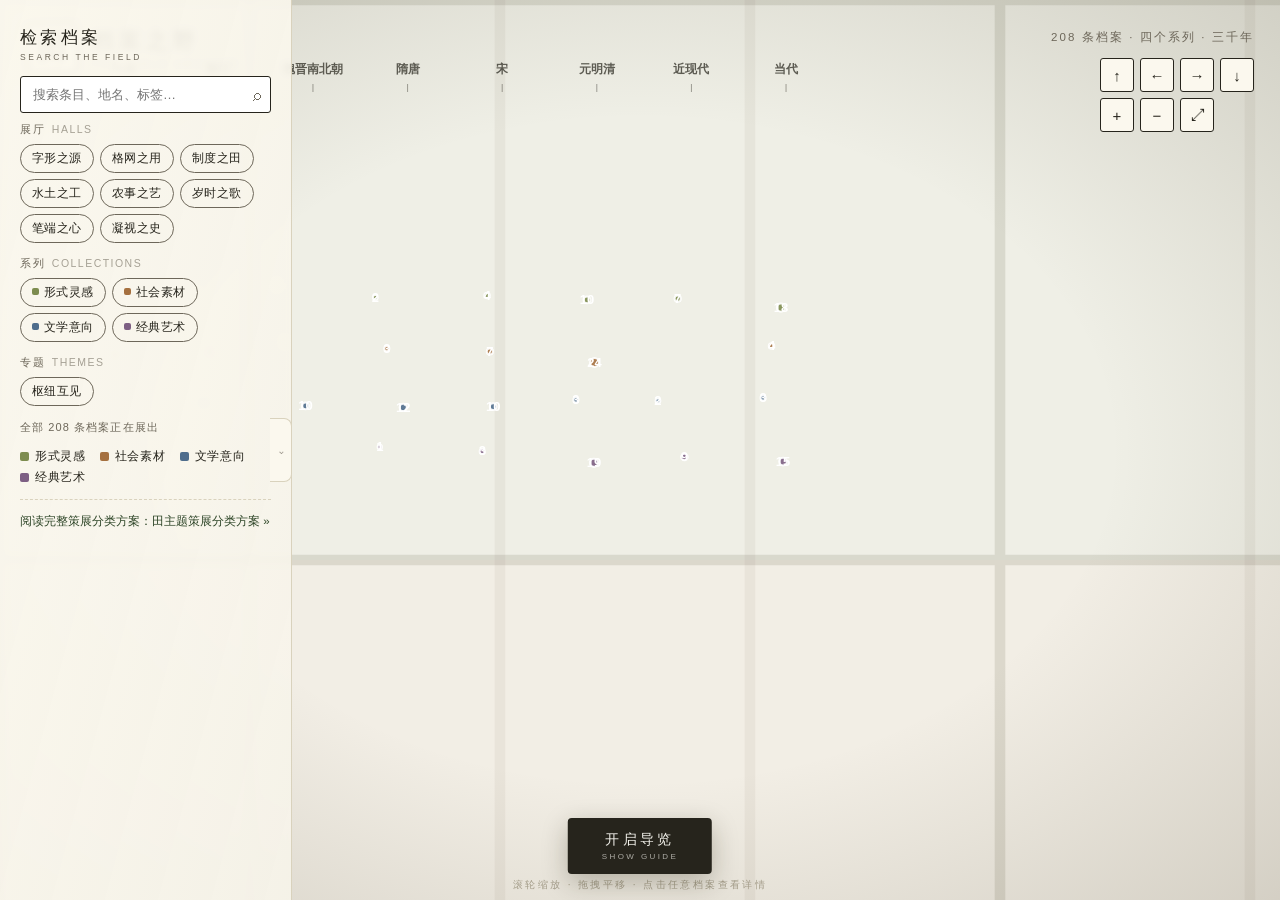
<file: index.html>
<!DOCTYPE html>
<html lang="zh-CN">
<head>
<meta charset="UTF-8">
<meta name="viewport" content="width=device-width, initial-scale=1.0, maximum-scale=1.0, user-scalable=no">
<title>田 · 档案之野 — The Field Archive</title>
<link rel="icon" href="data:image/svg+xml,%3Csvg xmlns='http://www.w3.org/2000/svg' viewBox='0 0 64 64'%3E%3Crect x='6' y='6' width='52' height='52' rx='8' fill='%23f5f4ee' stroke='%2326241c' stroke-width='4'/%3E%3Ctext x='32' y='45' font-size='34' text-anchor='middle' font-family='serif' fill='%2326241c'%3E田%3C/text%3E%3C/svg%3E">
<link rel="stylesheet" href="css/style.css">
</head>
<body>

<!-- 加载页 -->
<div id="loader">
  <div class="loader-cards" id="loaderCards"></div>
  <div class="loader-seal">田</div>
  <div class="loader-text">Loading<span class="dots"><i>.</i><i>.</i><i>.</i></span></div>
  <div class="loader-sub" id="loaderSub">正在开垦档案之野</div>
</div>

<!-- 画布 -->
<canvas id="field"></canvas>

<!-- 晕影 -->
<div id="vignette"></div>

<!-- 左上角标识 -->
<header id="brand">
  <div class="seal">田</div>
  <div class="brand-text">
    <h1>档案之野</h1>
    <p>THE FIELD ARCHIVE</p>
  </div>
</header>

<!-- 右上角计数 -->
<div id="counter">208 条档案 · 四个系列 · 三千年</div>

<!-- 右上控制按钮 -->
<nav id="zoomCtl" aria-label="画布控制">
  <button data-act="up"    title="上移 ↑">↑</button>
  <button data-act="left"  title="左移 ←">←</button>
  <button data-act="right" title="右移 →">→</button>
  <button data-act="down"  title="下移 ↓">↓</button>
  <button data-act="in"    title="放大 +">+</button>
  <button data-act="out"   title="缩小 −">−</button>
  <button data-act="fit"   title="回到全景 0">⤢</button>
</nav>

<!-- 左侧档案面板 -->
<aside id="panel">
  <button id="panelToggle" aria-label="收起/展开面板">⌄</button>
  <div class="panel-inner">
    <div class="panel-title">检索档案<span>SEARCH THE FIELD</span></div>
    <div class="search-box">
      <input id="search" type="text" placeholder="搜索条目、地名、标签…" autocomplete="off">
      <span class="search-glyph">⌕</span>
    </div>
    <div id="activeFilter"></div>

    <div class="chip-group">
      <div class="chip-label">展厅 <em>HALLS</em></div>
      <div class="chips" id="hallChips"></div>
    </div>
    <div class="chip-group">
      <div class="chip-label">系列 <em>COLLECTIONS</em></div>
      <div class="chips" id="archiveChips"></div>
    </div>
    <div class="chip-group">
      <div class="chip-label">专题 <em>THEMES</em></div>
      <div class="chips" id="themeChips"></div>
    </div>

    <div id="resultCount"></div>

    <a id="guideLink" href="../田策展/田主题策展分类方案.md" target="_blank" rel="noopener">
      阅读完整策展分类方案：田主题策展分类方案 »
    </a>
  </div>
</aside>

<!-- 底部导览按钮 -->
<button id="guideBtn">开启导览<span>SHOW GUIDE</span></button>

<!-- 导览卡片 -->
<div id="guideCard" class="hidden">
  <div class="guide-progress" id="guideDots"></div>
  <h2 id="guideTitle"></h2>
  <p id="guideBody"></p>
  <div class="guide-nav">
    <button id="guidePrev">← 上一站</button>
    <button id="guideNext">下一站 →</button>
    <button id="guideDone" class="hidden">明白了！Got it!</button>
  </div>
  <button id="guideClose" aria-label="退出导览">✕</button>
</div>

<!-- 详情视图 -->
<section id="detail" class="hidden">
  <button id="detailBack" aria-label="返回田野">←<span>返回田野</span></button>

  <div class="detail-layout">
    <aside class="detail-info">
      <div class="detail-era" id="dEra">—</div>
      <h2 class="detail-title" id="dTitle">—</h2>
      <div class="detail-source" id="dSource">—</div>
      <div class="detail-banner" id="dBanner">—</div>
      <div class="detail-defs">
        <div class="defs-title">释义 <em>GENERATED BY AI</em></div>
        <p id="dNote"></p>
        <div class="defs-tags" id="dTags"></div>
      </div>
      <a class="detail-ext" id="dExt" href="#" target="_blank" rel="noopener">在档案来源处查看原件 ↗</a>
    </aside>

    <div class="detail-stage">
      <div class="stage-frame" id="stageFrame">
        <img id="dImg" alt="" draggable="false">
        <div class="stage-quote" id="dQuote"></div>
        <div class="stage-zoom">
          <button data-z="in">+</button>
          <button data-z="out">−</button>
          <button data-z="fit">⤢</button>
        </div>
        <div class="stage-hint">滚轮缩放 · 拖拽平移</div>
      </div>
    </div>
  </div>

  <button id="another">再看一丘<span>SEE ANOTHER PLOT</span></button>
</section>

<!-- 画布底部提示 -->
<div id="hint">滚轮缩放 · 拖拽平移 · 点击任意档案查看详情</div>

<script src="data/archives.js"></script>
<script src="js/app.js"></script>
</body>
</html>
</file>
<file: css/style.css>
/* ========== 田 · 档案之野 ========== */
:root{
  --paper:#f5f4ee;
  --paper-2:#efece1;
  --card:#fbf8ee;
  --ink:#26241c;
  --ink-soft:#6d675a;
  --line:#d9d2bd;
  --accent:#3c5a34;
  --accent-d:#2c4426;
  --gold:#b08a3e;
  --serif:Georgia,"Times New Roman","Noto Serif SC","Songti SC","STSong","SimSun",serif;
  --sans:"Helvetica Neue",Arial,"PingFang SC","Microsoft YaHei",sans-serif;
}
*{box-sizing:border-box;margin:0;padding:0}
html,body{height:100%;overflow:hidden}
body{
  background:var(--paper);
  color:var(--ink);
  font-family:var(--sans);
  -webkit-font-smoothing:antialiased;
}
.hidden{display:none !important}
button{font-family:var(--sans);cursor:pointer}

/* ---------- 加载页 ---------- */
#loader{
  position:fixed;inset:0;z-index:100;background:var(--paper);
  display:flex;flex-direction:column;align-items:center;justify-content:center;gap:26px;
  transition:opacity .9s ease;
}
#loader.gone{opacity:0;pointer-events:none}
.loader-cards{position:relative;width:340px;height:210px}
.loader-cards .lc{
  position:absolute;left:50%;top:50%;width:150px;height:196px;
  background:var(--card);border:1px solid var(--line);border-radius:4px;
  box-shadow:0 10px 30px rgba(60,50,20,.16);
  transform:translate(-50%,-50%) rotate(var(--r)) translateY(var(--y));
  animation:float 3.2s ease-in-out infinite;
  padding:10px;display:flex;flex-direction:column;gap:8px;
}
.loader-cards .lc .im{flex:1;background:linear-gradient(160deg,#e7e0c9,#d9d2b8);border-radius:2px;
  display:flex;align-items:center;justify-content:center;color:#9b9377;font-family:var(--serif);font-size:26px}
.loader-cards .lc .ln{height:7px;background:#e4ddc8;border-radius:3px}
.loader-cards .lc .ln.s{width:62%}
@keyframes float{0%,100%{transform:translate(-50%,-50%) rotate(var(--r)) translateY(var(--y))}
  50%{transform:translate(-50%,-50%) rotate(var(--r)) translateY(calc(var(--y) - 9px))}}
.loader-seal{
  width:64px;height:64px;border:3px double var(--ink);border-radius:8px;
  display:flex;align-items:center;justify-content:center;
  font-family:var(--serif);font-size:38px;font-weight:700;color:var(--ink);
  background:var(--card);transform:rotate(-3deg);
}
.loader-text{font-family:var(--serif);font-size:22px;letter-spacing:.12em;color:var(--ink)}
.loader-text .dots i{animation:blink 1.4s infinite;font-style:normal}
.loader-text .dots i:nth-child(2){animation-delay:.2s}
.loader-text .dots i:nth-child(3){animation-delay:.4s}
@keyframes blink{0%,60%,100%{opacity:.15}30%{opacity:1}}
.loader-sub{font-size:12px;letter-spacing:.3em;color:var(--ink-soft)}

/* ---------- 画布与晕影 ---------- */
#field{position:fixed;inset:0;display:block;cursor:grab;touch-action:none}
#field.dragging{cursor:grabbing}
#vignette{
  position:fixed;inset:0;pointer-events:none;z-index:5;
  background:radial-gradient(ellipse at center,transparent 52%,rgba(58,50,28,.16) 100%);
}

/* ---------- 品牌与计数 ---------- */
#brand{position:fixed;top:22px;left:26px;z-index:20;display:flex;align-items:center;gap:14px;pointer-events:none}
#brand .seal{
  width:52px;height:52px;border:3px double var(--ink);border-radius:6px;background:var(--card);
  display:flex;align-items:center;justify-content:center;
  font-family:var(--serif);font-size:31px;font-weight:700;transform:rotate(-2.5deg);
  box-shadow:0 4px 14px rgba(60,50,20,.14);
}
#brand h1{font-family:var(--serif);font-size:21px;letter-spacing:.28em;font-weight:700}
#brand p{font-size:9.5px;letter-spacing:.34em;color:var(--ink-soft);margin-top:3px}
#counter{
  position:fixed;top:30px;right:26px;z-index:20;pointer-events:none;
  font-size:11.5px;letter-spacing:.18em;color:var(--ink-soft);white-space:nowrap;
}

/* ---------- 右上控制 ---------- */
#zoomCtl{position:fixed;top:58px;right:26px;z-index:21;display:grid;grid-template-columns:repeat(4,34px);gap:6px}
#zoomCtl button{
  width:34px;height:34px;border:1px solid var(--ink);background:var(--card);
  font-size:15px;line-height:1;color:var(--ink);border-radius:3px;
  transition:background .15s,transform .1s;
}
#zoomCtl button:hover{background:var(--ink);color:var(--paper)}
#zoomCtl button:active{transform:scale(.92)}

/* ---------- 左侧面板 ---------- */
#panel{
  position:fixed;left:0;top:0;bottom:0;width:292px;z-index:22;
  background:linear-gradient(105deg,rgba(251,248,238,.97),rgba(246,243,233,.93));
  border-right:1px solid var(--line);
  transform:translateX(0);transition:transform .35s cubic-bezier(.4,0,.2,1);
  backdrop-filter:blur(3px);
}
#panel.collapsed{transform:translateX(calc(-100% + 22px))}
#panelToggle{
  position:absolute;right:-1px;top:50%;transform:translateY(-50%);
  width:22px;height:64px;border:1px solid var(--line);border-left:none;border-radius:0 8px 8px 0;
  background:var(--card);color:var(--ink-soft);font-size:12px;
}
.panel-inner{height:100%;overflow-y:auto;padding:26px 20px 20px;scrollbar-width:thin}
.panel-title{font-family:var(--serif);font-size:17px;letter-spacing:.2em;margin-bottom:14px}
.panel-title span{display:block;font-family:var(--sans);font-size:8.5px;letter-spacing:.3em;color:var(--ink-soft);margin-top:3px}
.search-box{position:relative;margin-bottom:10px}
.search-box input{
  width:100%;padding:10px 32px 10px 12px;border:1px solid var(--ink);border-radius:3px;
  background:#fff;font-size:13px;font-family:var(--sans);color:var(--ink);outline:none;
}
.search-box input:focus{box-shadow:0 0 0 3px rgba(60,90,52,.15)}
.search-glyph{position:absolute;right:10px;top:50%;transform:translateY(-50%);font-size:16px;color:var(--ink-soft)}
#activeFilter:empty{display:none}
#activeFilter{
  display:flex;flex-wrap:wrap;gap:6px;margin-bottom:12px;
}
#activeFilter .af{
  display:inline-flex;align-items:center;gap:6px;padding:4px 10px;font-size:11.5px;
  background:var(--ink);color:var(--paper);border-radius:999px;cursor:pointer;border:none;
}
#activeFilter .af:hover{background:#8a2f22}
.chip-group{margin-bottom:14px}
.chip-label{font-size:10.5px;letter-spacing:.22em;color:var(--ink-soft);margin-bottom:7px}
.chip-label em{font-style:normal;opacity:.6;letter-spacing:.14em}
.chips{display:flex;flex-wrap:wrap;gap:6px}
.chip{
  padding:5px 11px;font-size:12px;border:1px solid var(--ink-soft);border-radius:999px;
  background:transparent;color:var(--ink);transition:all .15s;letter-spacing:.04em;
}
.chip:hover{border-color:var(--ink);background:rgba(38,36,28,.06)}
.chip.on{background:var(--ink);color:var(--paper);border-color:var(--ink)}
.chip .dot{display:inline-block;width:7px;height:7px;border-radius:2px;margin-right:5px;vertical-align:1px}
#resultCount{font-size:11px;color:var(--ink-soft);letter-spacing:.1em;margin:8px 0 14px}
#legend{display:flex;flex-wrap:wrap;gap:6px 14px;margin-bottom:14px}
#legend span{display:inline-flex;align-items:center;font-size:11.5px;color:var(--ink);letter-spacing:.06em}
#legend i{display:inline-block;width:9px;height:9px;border-radius:2px;margin-right:6px}
.stage-frame.noimg .stage-zoom,.stage-frame.noimg .stage-hint{display:none}
#guideLink{
  display:block;font-size:11.5px;color:var(--accent-d);text-decoration:none;
  border-top:1px dashed var(--line);padding-top:12px;line-height:1.6;
}
#guideLink:hover{text-decoration:underline}

/* ---------- 导览按钮与卡片 ---------- */
#guideBtn{
  position:fixed;bottom:26px;left:50%;transform:translateX(-50%);z-index:21;
  background:var(--ink);color:var(--paper);border:none;border-radius:4px;
  padding:13px 34px;font-size:14px;letter-spacing:.24em;
  box-shadow:0 8px 26px rgba(40,35,15,.28);transition:transform .15s,background .2s;
}
#guideBtn span{display:block;font-size:8px;letter-spacing:.3em;opacity:.65;margin-top:3px}
#guideBtn:hover{background:#000;transform:translateX(-50%) translateY(-2px)}
#guideCard{
  position:fixed;bottom:26px;left:50%;transform:translateX(-50%);z-index:30;
  width:min(620px,calc(100vw - 32px));background:#fff;border:1px solid var(--line);
  border-radius:8px;padding:24px 28px 18px;
  box-shadow:0 18px 50px rgba(50,42,18,.22);
  animation:rise .45s cubic-bezier(.2,.9,.3,1.2);
}
@keyframes rise{from{opacity:0;transform:translateX(-50%) translateY(26px)}to{opacity:1;transform:translateX(-50%) translateY(0)}}
#guideCard .guide-progress{display:flex;gap:6px;margin-bottom:12px}
#guideCard .guide-progress i{width:22px;height:3px;background:var(--line);border-radius:2px}
#guideCard .guide-progress i.on{background:var(--ink)}
#guideCard h2{font-family:var(--serif);font-size:20px;margin-bottom:8px;letter-spacing:.06em}
#guideCard p{font-size:13.5px;line-height:1.9;color:#3d3a30}
.guide-nav{display:flex;gap:10px;margin-top:16px}
.guide-nav button{
  padding:8px 18px;border:1px solid var(--ink);background:#fff;border-radius:3px;font-size:12.5px;
  letter-spacing:.08em;transition:all .15s;
}
.guide-nav button:hover{background:var(--ink);color:#fff}
#guideDone{background:var(--ink);color:#fff}
#guideClose{position:absolute;top:10px;right:12px;border:none;background:none;font-size:15px;color:var(--ink-soft)}

/* ---------- 详情视图 ---------- */
#detail{
  position:fixed;inset:0;z-index:40;background:var(--paper);
  display:flex;flex-direction:column;
  animation:dfade .5s ease;
}
@keyframes dfade{from{opacity:0}to{opacity:1}}
#detailBack{
  position:absolute;top:22px;left:26px;z-index:5;
  display:flex;align-items:center;gap:8px;border:1px solid var(--ink);border-radius:3px;
  background:var(--card);padding:9px 16px;font-size:13px;letter-spacing:.1em;color:var(--ink);
}
#detailBack:hover{background:var(--ink);color:var(--paper)}
#detailBack span{font-size:11px;opacity:.75}
.detail-layout{flex:1;display:flex;min-height:0}
.detail-info{
  width:360px;flex-shrink:0;overflow-y:auto;
  padding:96px 34px 30px;border-right:1px solid var(--line);scrollbar-width:thin;
}
.detail-era{
  display:inline-block;font-size:11px;letter-spacing:.2em;color:var(--paper);
  background:var(--ink);padding:5px 12px;border-radius:2px;margin-bottom:16px;
}
.detail-title{font-family:var(--serif);font-size:27px;line-height:1.45;font-weight:700;margin-bottom:12px}
.detail-source{font-size:12.5px;color:var(--ink-soft);line-height:1.8;margin-bottom:18px}
.detail-banner{
  background:#101408;color:#7fd14f;font-family:var(--serif);
  font-size:15px;letter-spacing:.06em;padding:11px 14px;border-radius:3px;margin-bottom:20px;
  text-shadow:0 0 8px rgba(127,209,79,.45);
}
.detail-defs{border-top:2px solid var(--ink);padding-top:14px;margin-bottom:18px}
.defs-title{font-size:12px;letter-spacing:.24em;margin-bottom:10px}
.defs-title em{font-style:normal;font-size:8.5px;color:var(--ink-soft);letter-spacing:.2em}
.detail-defs p{font-size:13.5px;line-height:2;color:#3d3a30;font-family:var(--serif)}
.defs-tags{display:flex;flex-wrap:wrap;gap:6px;margin-top:12px}
.defs-tags i{font-style:normal;font-size:10.5px;border:1px solid var(--line);border-radius:999px;padding:3px 9px;color:var(--ink-soft)}
.detail-ext{font-size:12px;color:var(--accent-d);text-decoration:none;border-bottom:1px dashed var(--accent-d)}
.detail-stage{flex:1;display:flex;align-items:center;justify-content:center;padding:70px 40px 90px;min-width:0}
.stage-frame{
  position:relative;max-width:100%;max-height:100%;
  background:#fff;border:1px solid var(--line);border-radius:4px;
  box-shadow:0 24px 70px rgba(60,50,20,.2);overflow:hidden;
}
#dImg{display:block;max-width:calc(100vw - 460px);max-height:calc(100vh - 190px);cursor:grab;user-select:none;-webkit-user-drag:none;touch-action:none}
#dImg.grabbing{cursor:grabbing}
.stage-quote{
  display:none;padding:56px 64px;max-width:720px;font-family:var(--serif);
  font-size:22px;line-height:2.4;color:var(--ink);white-space:pre-wrap;
}
.stage-quote.show{display:block}
.stage-zoom{position:absolute;top:12px;right:12px;display:flex;flex-direction:column;gap:5px}
.stage-zoom button{
  width:32px;height:32px;border:1px solid var(--ink);background:rgba(255,255,255,.92);
  border-radius:3px;font-size:15px;color:var(--ink);
}
.stage-zoom button:hover{background:var(--ink);color:#fff}
.stage-hint{
  position:absolute;bottom:10px;left:50%;transform:translateX(-50%);
  font-size:10px;letter-spacing:.2em;color:var(--ink-soft);pointer-events:none;
  background:rgba(255,255,255,.8);padding:3px 10px;border-radius:999px;
}
#another{
  position:absolute;bottom:26px;left:50%;transform:translateX(-50%);
  border:1.5px solid var(--ink);background:transparent;color:var(--ink);border-radius:4px;
  padding:12px 30px;font-size:13px;letter-spacing:.2em;transition:all .15s;
}
#another span{display:block;font-size:8px;letter-spacing:.28em;opacity:.6;margin-top:3px}
#another:hover{background:var(--ink);color:var(--paper)}

/* ---------- 底部提示 ---------- */
#hint{
  position:fixed;bottom:8px;left:50%;transform:translateX(-50%);z-index:10;pointer-events:none;
  font-size:10px;letter-spacing:.24em;color:#a49d8a;transition:opacity 1s;
}

/* ---------- 响应式 ---------- */
@media (max-width:860px){
  #panel{width:262px}
  #counter{display:none}
  #brand{top:14px;left:14px;gap:10px}
  #brand .seal{width:42px;height:42px;font-size:24px}
  #brand h1{font-size:16px}
  #zoomCtl{top:14px;right:14px;grid-template-columns:repeat(4,30px)}
  #zoomCtl button{width:30px;height:30px;font-size:13px}
  .detail-layout{flex-direction:column}
  .detail-info{width:100%;padding:76px 20px 20px;border-right:none;border-bottom:1px solid var(--line);max-height:44vh}
  .detail-stage{padding:16px 12px 84px}
  #dImg{max-width:calc(100vw - 24px);max-height:38vh}
  #guideBtn{bottom:16px;padding:11px 24px;font-size:12.5px}
  #guideCard{bottom:14px}
  #hint{display:none}
  #detailBack{top:14px;left:14px}
}
</file>
